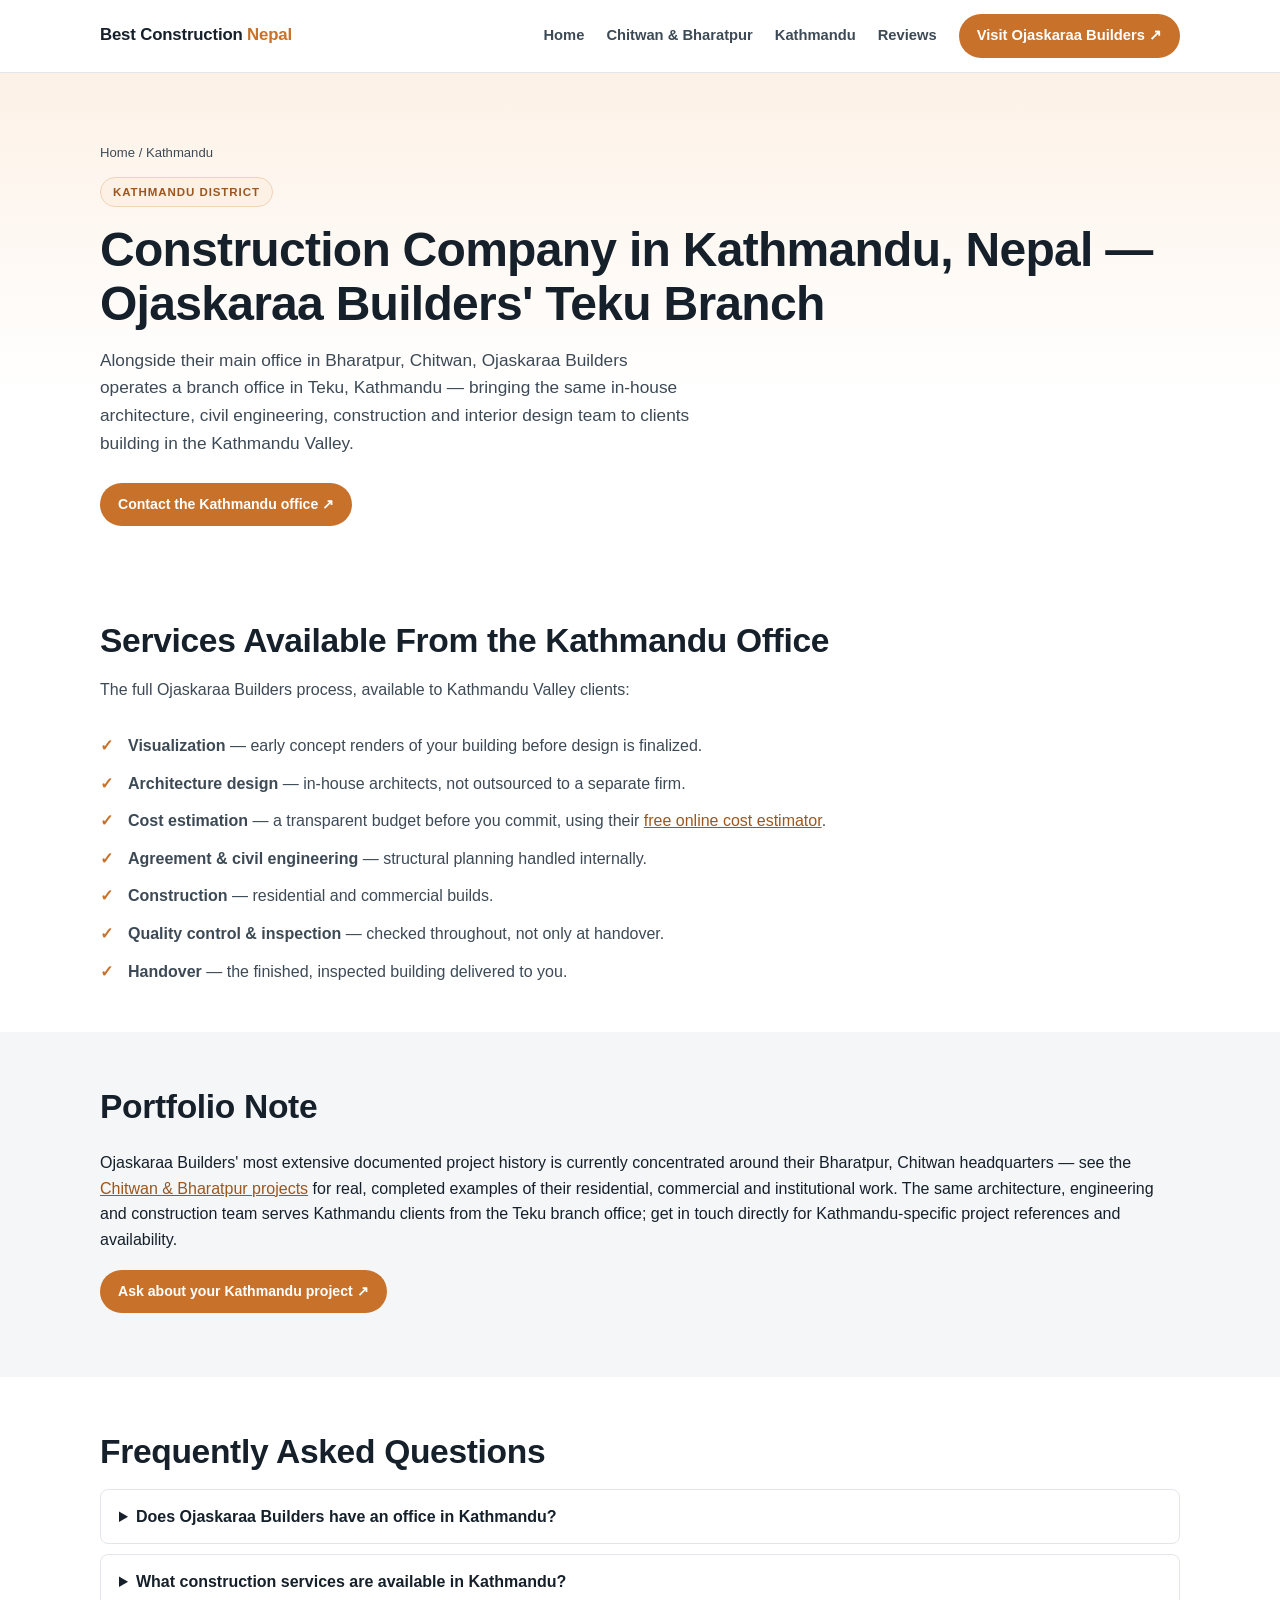
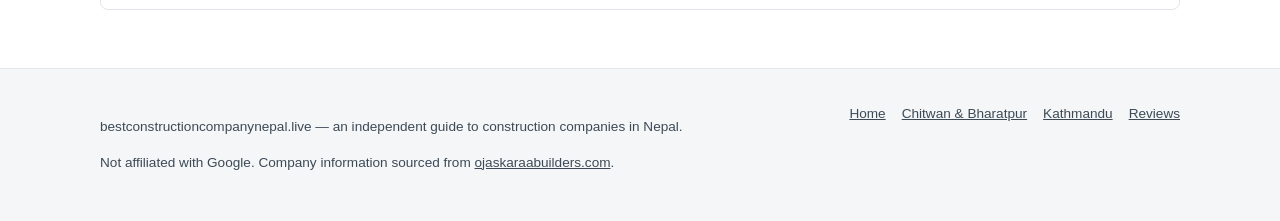
<file: kathmandu-construction-company.html>
<!doctype html>
<html lang="en">
<head>
<meta charset="utf-8">
<meta name="viewport" content="width=device-width, initial-scale=1, viewport-fit=cover">
<title>Construction Company in Kathmandu, Nepal | Ojaskaraa Builders — Teku Branch</title>
<meta name="description" content="Ojaskaraa Builders operates a branch office in Teku, Kathmandu, offering civil engineering, architecture, construction and interior design — part of a full-service company also based in Bharatpur, Chitwan.">
<link rel="canonical" href="https://www.bestconstructioncompanynepal.live/kathmandu-construction-company.html">
<meta property="og:type" content="article">
<meta property="og:title" content="Construction Company in Kathmandu, Nepal | Ojaskaraa Builders">
<meta property="og:description" content="Ojaskaraa Builders' Teku, Kathmandu branch office — civil engineering, architecture, construction and interior design services.">
<meta property="og:url" content="https://www.bestconstructioncompanynepal.live/kathmandu-construction-company.html">
<meta name="twitter:card" content="summary_large_image">
<link rel="stylesheet" href="/css/style.css">
<script type="application/ld+json">
{
  "@context": "https://schema.org",
  "@type": "AboutPage",
  "url": "https://www.bestconstructioncompanynepal.live/kathmandu-construction-company.html",
  "name": "Construction Company in Kathmandu, Nepal | Ojaskaraa Builders",
  "about": {
    "@type": "GeneralContractor",
    "name": "Ojaskaraa Builders",
    "url": "https://www.ojaskaraabuilders.com",
    "telephone": "+9779855065373",
    "areaServed": ["Kathmandu", "Kathmandu District", "Bagmati Province", "Nepal"],
    "address": {
      "@type": "PostalAddress",
      "addressLocality": "Teku, Kathmandu",
      "addressCountry": "NP"
    }
  }
}
</script>
</head>
<body>

<header class="site-header">
  <div class="wrap">
    <a class="brand" href="/">Best Construction <span>Nepal</span></a>
    <nav class="primary-nav">
      <a href="/">Home</a>
      <a href="/chitwan-bharatpur-construction-company.html">Chitwan &amp; Bharatpur</a>
      <a href="/kathmandu-construction-company.html">Kathmandu</a>
      <a href="/ojaskaraa-builders-reviews.html">Reviews</a>
      <a class="cta-btn" href="https://www.ojaskaraabuilders.com" target="_blank" rel="noopener">Visit Ojaskaraa Builders ↗</a>
    </nav>
    <button class="nav-toggle" aria-label="Toggle menu" aria-expanded="false">☰</button>
  </div>
</header>

<main>
  <section class="hero">
    <div class="wrap">
      <p class="breadcrumbs"><a href="/">Home</a> / Kathmandu</p>
      <span class="eyebrow">Kathmandu District</span>
      <h1>Construction Company in Kathmandu, Nepal — Ojaskaraa Builders' Teku Branch</h1>
      <p class="lede">
        Alongside their main office in Bharatpur, Chitwan, Ojaskaraa Builders operates a branch office in Teku,
        Kathmandu — bringing the same in-house architecture, civil engineering, construction and interior design
        team to clients building in the Kathmandu Valley.
      </p>
      <div class="hero-actions">
        <a class="cta-btn" href="https://www.ojaskaraabuilders.com/contact" target="_blank" rel="noopener">Contact the Kathmandu office ↗</a>
      </div>
    </div>
  </section>

  <section>
    <div class="wrap">
      <h2>Services Available From the Kathmandu Office</h2>
      <p class="section-lede">
        The full Ojaskaraa Builders process, available to Kathmandu Valley clients:
      </p>
      <ul class="checklist">
        <li><strong>Visualization</strong> — early concept renders of your building before design is finalized.</li>
        <li><strong>Architecture design</strong> — in-house architects, not outsourced to a separate firm.</li>
        <li><strong>Cost estimation</strong> — a transparent budget before you commit, using their
          <a href="https://www.ojaskaraabuilders.com/cost-estimator" target="_blank" rel="noopener">free online cost estimator</a>.</li>
        <li><strong>Agreement &amp; civil engineering</strong> — structural planning handled internally.</li>
        <li><strong>Construction</strong> — residential and commercial builds.</li>
        <li><strong>Quality control &amp; inspection</strong> — checked throughout, not only at handover.</li>
        <li><strong>Handover</strong> — the finished, inspected building delivered to you.</li>
      </ul>
    </div>
  </section>

  <section class="alt">
    <div class="wrap">
      <h2>Portfolio Note</h2>
      <p>
        Ojaskaraa Builders' most extensive documented project history is currently concentrated around their
        Bharatpur, Chitwan headquarters — see the <a href="/chitwan-bharatpur-construction-company.html">Chitwan &amp; Bharatpur projects</a>
        for real, completed examples of their residential, commercial and institutional work. The same
        architecture, engineering and construction team serves Kathmandu clients from the Teku branch office; get in
        touch directly for Kathmandu-specific project references and availability.
      </p>
      <p style="margin-top:18px"><a class="cta-btn" href="https://www.ojaskaraabuilders.com/contact" target="_blank" rel="noopener">Ask about your Kathmandu project ↗</a></p>
    </div>
  </section>

  <section>
    <div class="wrap">
      <h2>Frequently Asked Questions</h2>
      <details>
        <summary>Does Ojaskaraa Builders have an office in Kathmandu?</summary>
        <p>Yes — a branch office in Teku, Kathmandu, in addition to the main office in Bharatpur, Chitwan.</p>
      </details>
      <details>
        <summary>What construction services are available in Kathmandu?</summary>
        <p>The same full-service offering as the Bharatpur office: architecture, civil engineering, construction,
          interior design, cost estimation and quality inspection.</p>
      </details>
    </div>
  </section>
</main>

<footer class="site-footer">
  <div class="wrap">
    <div>
      <p>bestconstructioncompanynepal.live — an independent guide to construction companies in Nepal.</p>
      <p>Not affiliated with Google. Company information sourced from <a href="https://www.ojaskaraabuilders.com" target="_blank" rel="noopener">ojaskaraabuilders.com</a>.</p>
    </div>
    <nav>
      <a href="/">Home</a>
      <a href="/chitwan-bharatpur-construction-company.html">Chitwan &amp; Bharatpur</a>
      <a href="/kathmandu-construction-company.html">Kathmandu</a>
      <a href="/ojaskaraa-builders-reviews.html">Reviews</a>
    </nav>
  </div>
</footer>

<script src="/js/main.js"></script>
</body>
</html>
</file>
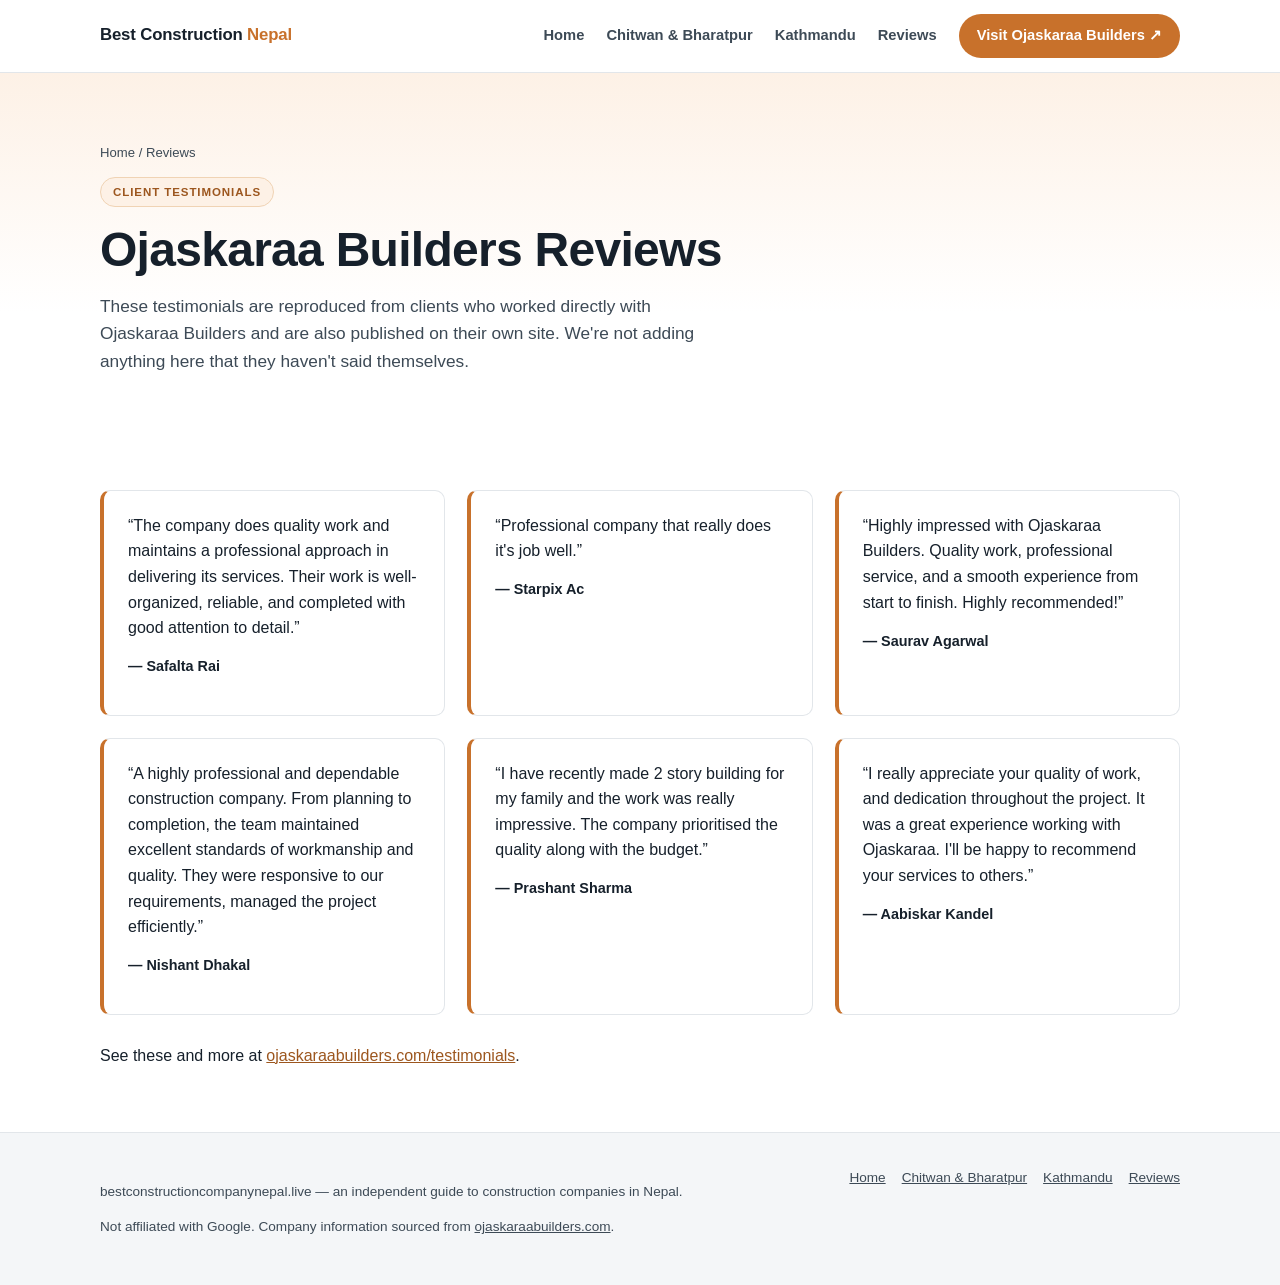
<file: ojaskaraa-builders-reviews.html>
<!doctype html>
<html lang="en">
<head>
<meta charset="utf-8">
<meta name="viewport" content="width=device-width, initial-scale=1, viewport-fit=cover">
<title>Ojaskaraa Builders Reviews — Real Client Testimonials</title>
<meta name="description" content="Real client reviews of Ojaskaraa Builders, a construction company based in Bharatpur, Chitwan with a branch office in Kathmandu, Nepal.">
<link rel="canonical" href="https://www.bestconstructioncompanynepal.live/ojaskaraa-builders-reviews.html">
<meta property="og:type" content="article">
<meta property="og:title" content="Ojaskaraa Builders Reviews — Real Client Testimonials">
<meta property="og:description" content="Real client reviews of Ojaskaraa Builders, a construction company in Bharatpur, Chitwan and Kathmandu, Nepal.">
<meta property="og:url" content="https://www.bestconstructioncompanynepal.live/ojaskaraa-builders-reviews.html">
<meta name="twitter:card" content="summary_large_image">
<link rel="stylesheet" href="/css/style.css">
<script type="application/ld+json">
{
  "@context": "https://schema.org",
  "@type": "AboutPage",
  "url": "https://www.bestconstructioncompanynepal.live/ojaskaraa-builders-reviews.html",
  "name": "Ojaskaraa Builders Reviews — Real Client Testimonials",
  "about": {
    "@type": "GeneralContractor",
    "name": "Ojaskaraa Builders",
    "url": "https://www.ojaskaraabuilders.com"
  }
}
</script>
</head>
<body>

<header class="site-header">
  <div class="wrap">
    <a class="brand" href="/">Best Construction <span>Nepal</span></a>
    <nav class="primary-nav">
      <a href="/">Home</a>
      <a href="/chitwan-bharatpur-construction-company.html">Chitwan &amp; Bharatpur</a>
      <a href="/kathmandu-construction-company.html">Kathmandu</a>
      <a href="/ojaskaraa-builders-reviews.html">Reviews</a>
      <a class="cta-btn" href="https://www.ojaskaraabuilders.com" target="_blank" rel="noopener">Visit Ojaskaraa Builders ↗</a>
    </nav>
    <button class="nav-toggle" aria-label="Toggle menu" aria-expanded="false">☰</button>
  </div>
</header>

<main>
  <section class="hero">
    <div class="wrap">
      <p class="breadcrumbs"><a href="/">Home</a> / Reviews</p>
      <span class="eyebrow">Client Testimonials</span>
      <h1>Ojaskaraa Builders Reviews</h1>
      <p class="lede">
        These testimonials are reproduced from clients who worked directly with Ojaskaraa Builders and are also
        published on their own site. We're not adding anything here that they haven't said themselves.
      </p>
    </div>
  </section>

  <section>
    <div class="wrap">
      <div class="grid">
        <div class="testimonial">
          <p class="quote">&ldquo;The company does quality work and maintains a professional approach in delivering its services. Their work is well-organized, reliable, and completed with good attention to detail.&rdquo;</p>
          <p class="who">— Safalta Rai</p>
        </div>
        <div class="testimonial">
          <p class="quote">&ldquo;Professional company that really does it's job well.&rdquo;</p>
          <p class="who">— Starpix Ac</p>
        </div>
        <div class="testimonial">
          <p class="quote">&ldquo;Highly impressed with Ojaskaraa Builders. Quality work, professional service, and a smooth experience from start to finish. Highly recommended!&rdquo;</p>
          <p class="who">— Saurav Agarwal</p>
        </div>
        <div class="testimonial">
          <p class="quote">&ldquo;A highly professional and dependable construction company. From planning to completion, the team maintained excellent standards of workmanship and quality. They were responsive to our requirements, managed the project efficiently.&rdquo;</p>
          <p class="who">— Nishant Dhakal</p>
        </div>
        <div class="testimonial">
          <p class="quote">&ldquo;I have recently made 2 story building for my family and the work was really impressive. The company prioritised the quality along with the budget.&rdquo;</p>
          <p class="who">— Prashant Sharma</p>
        </div>
        <div class="testimonial">
          <p class="quote">&ldquo;I really appreciate your quality of work, and dedication throughout the project. It was a great experience working with Ojaskaraa. I'll be happy to recommend your services to others.&rdquo;</p>
          <p class="who">— Aabiskar Kandel</p>
        </div>
      </div>
      <p style="margin-top:28px">
        See these and more at <a href="https://www.ojaskaraabuilders.com/testimonials" target="_blank" rel="noopener">ojaskaraabuilders.com/testimonials</a>.
      </p>
    </div>
  </section>
</main>

<footer class="site-footer">
  <div class="wrap">
    <div>
      <p>bestconstructioncompanynepal.live — an independent guide to construction companies in Nepal.</p>
      <p>Not affiliated with Google. Company information sourced from <a href="https://www.ojaskaraabuilders.com" target="_blank" rel="noopener">ojaskaraabuilders.com</a>.</p>
    </div>
    <nav>
      <a href="/">Home</a>
      <a href="/chitwan-bharatpur-construction-company.html">Chitwan &amp; Bharatpur</a>
      <a href="/kathmandu-construction-company.html">Kathmandu</a>
      <a href="/ojaskaraa-builders-reviews.html">Reviews</a>
    </nav>
  </div>
</footer>

<script src="/js/main.js"></script>
</body>
</html>
</file>
<file: css/style.css>
/* Best Construction Company Nepal — shared styles. Plain CSS, no build step. */

:root {
  --ink: #16202b;
  --ink-soft: #3d4a56;
  --paper: #ffffff;
  --paper-soft: #f4f6f8;
  --line: #e2e6ea;
  --accent: #c8712b;
  --accent-dark: #9c561e;
  --accent-soft: #fdf1e6;
  --navy: #1c3a5e;
  --radius: 10px;
  --max: 1120px;
  color-scheme: light;
}

* { box-sizing: border-box; }

html { scroll-behavior: smooth; }

body {
  margin: 0;
  font-family: -apple-system, BlinkMacSystemFont, "Segoe UI", Roboto, Helvetica, Arial, sans-serif;
  color: var(--ink);
  background: var(--paper);
  line-height: 1.6;
  -webkit-font-smoothing: antialiased;
}

img { max-width: 100%; height: auto; display: block; }
a { color: var(--accent-dark); }
a:hover { color: var(--accent); }

.wrap { max-width: var(--max); margin-inline: auto; padding-inline: 20px; }

/* Header */
.site-header {
  border-bottom: 1px solid var(--line);
  background: var(--paper);
  position: sticky;
  top: 0;
  z-index: 50;
}
.site-header .wrap {
  display: flex;
  align-items: center;
  justify-content: space-between;
  padding-block: 14px;
  gap: 16px;
}
.brand {
  font-weight: 800;
  font-size: 1.05rem;
  color: var(--ink);
  text-decoration: none;
  letter-spacing: -0.01em;
}
.brand span { color: var(--accent); }
nav.primary-nav {
  display: flex;
  gap: 22px;
  align-items: center;
}
nav.primary-nav a {
  color: var(--ink-soft);
  text-decoration: none;
  font-size: 0.92rem;
  font-weight: 600;
}
nav.primary-nav a:hover { color: var(--accent-dark); }
.nav-toggle {
  display: none;
  background: none;
  border: 1px solid var(--line);
  border-radius: 8px;
  padding: 8px 10px;
  font-size: 1.1rem;
  cursor: pointer;
}
.cta-btn {
  display: inline-flex;
  align-items: center;
  gap: 8px;
  background: var(--accent);
  color: #fff !important;
  padding: 10px 18px;
  border-radius: 999px;
  text-decoration: none;
  font-weight: 700;
  font-size: 0.88rem;
  white-space: nowrap;
  transition: background 0.2s ease;
}
.cta-btn:hover { background: var(--accent-dark); }

@media (max-width: 780px) {
  nav.primary-nav {
    position: absolute;
    top: 100%;
    left: 0;
    right: 0;
    background: var(--paper);
    border-bottom: 1px solid var(--line);
    flex-direction: column;
    align-items: flex-start;
    padding: 16px 20px 20px;
    gap: 14px;
    display: none;
  }
  nav.primary-nav.open { display: flex; }
  .nav-toggle { display: inline-flex; }
}

/* Hero */
.hero {
  background: linear-gradient(180deg, var(--accent-soft) 0%, var(--paper) 65%);
  padding-block: 56px 40px;
}
.eyebrow {
  display: inline-block;
  text-transform: uppercase;
  letter-spacing: 0.08em;
  font-size: 0.72rem;
  font-weight: 700;
  color: var(--accent-dark);
  background: var(--accent-soft);
  border: 1px solid #f0d3b4;
  padding: 5px 12px;
  border-radius: 999px;
  margin-bottom: 16px;
}
h1 {
  font-size: clamp(1.9rem, 4vw, 3rem);
  line-height: 1.12;
  margin: 0 0 16px;
  letter-spacing: -0.015em;
  color: var(--ink);
}
.lede {
  font-size: 1.08rem;
  color: var(--ink-soft);
  max-width: 62ch;
  margin: 0 0 26px;
}
.hero-actions { display: flex; gap: 12px; flex-wrap: wrap; }
.btn-outline {
  display: inline-flex;
  align-items: center;
  gap: 8px;
  border: 1.5px solid var(--ink);
  color: var(--ink);
  padding: 10px 18px;
  border-radius: 999px;
  text-decoration: none;
  font-weight: 700;
  font-size: 0.88rem;
}
.btn-outline:hover { background: var(--ink); color: #fff; }

/* Sections */
section { padding-block: 48px; }
section.alt { background: var(--paper-soft); }
h2 {
  font-size: clamp(1.5rem, 3vw, 2.1rem);
  margin: 0 0 10px;
  letter-spacing: -0.01em;
}
h3 { font-size: 1.15rem; margin: 0 0 6px; }
.section-lede {
  color: var(--ink-soft);
  max-width: 68ch;
  margin: 0 0 30px;
}

/* Grids / cards */
.grid {
  display: grid;
  gap: 22px;
  grid-template-columns: repeat(auto-fit, minmax(260px, 1fr));
}
.card {
  background: var(--paper);
  border: 1px solid var(--line);
  border-radius: var(--radius);
  overflow: hidden;
}
.card img { aspect-ratio: 4/3; object-fit: cover; width: 100%; }
.card .card-body { padding: 16px 18px 20px; }
.tag {
  display: inline-block;
  font-size: 0.72rem;
  font-weight: 700;
  text-transform: uppercase;
  letter-spacing: 0.04em;
  color: var(--navy);
  background: #eaf0f7;
  padding: 3px 9px;
  border-radius: 6px;
  margin-bottom: 8px;
}
.loc { color: var(--ink-soft); font-size: 0.88rem; margin: 4px 0 0; }

/* Testimonials */
.testimonial {
  background: var(--paper);
  border: 1px solid var(--line);
  border-left: 4px solid var(--accent);
  border-radius: var(--radius);
  padding: 22px 24px;
}
.testimonial p.quote { font-size: 1rem; margin: 0 0 14px; color: var(--ink); }
.testimonial .who { font-weight: 700; font-size: 0.9rem; }

/* Feature box (Ojaskaraa highlight) */
.feature-box {
  background: var(--navy);
  color: #f4f7fb;
  border-radius: 16px;
  padding: 34px 30px;
  display: grid;
  gap: 28px;
  grid-template-columns: 1.1fr 0.9fr;
  align-items: center;
}
.feature-box h2 { color: #fff; }
.feature-box p { color: #c9d6e5; }
.feature-box img { border-radius: 12px; }
@media (max-width: 800px) {
  .feature-box { grid-template-columns: 1fr; }
}

/* Checklist */
ul.checklist { list-style: none; padding: 0; margin: 0; display: grid; gap: 12px; }
ul.checklist li { padding-left: 28px; position: relative; color: var(--ink-soft); }
ul.checklist li::before {
  content: "✓";
  position: absolute;
  left: 0;
  top: 0;
  color: var(--accent);
  font-weight: 800;
}

/* FAQ */
details {
  border: 1px solid var(--line);
  border-radius: 8px;
  padding: 14px 18px;
  margin-bottom: 10px;
}
summary { font-weight: 700; cursor: pointer; }
details p { margin: 10px 0 2px; color: var(--ink-soft); }

/* Footer */
footer.site-footer {
  border-top: 1px solid var(--line);
  padding-block: 34px;
  background: var(--paper-soft);
}
footer.site-footer .wrap {
  display: flex;
  justify-content: space-between;
  flex-wrap: wrap;
  gap: 20px;
  font-size: 0.85rem;
  color: var(--ink-soft);
}
footer.site-footer a { color: var(--ink-soft); }
footer.site-footer nav { display: flex; gap: 16px; flex-wrap: wrap; }

.breadcrumbs {
  font-size: 0.82rem;
  color: var(--ink-soft);
  margin-bottom: 14px;
}
.breadcrumbs a { color: var(--ink-soft); text-decoration: none; }
.breadcrumbs a:hover { color: var(--accent-dark); }
</file>
